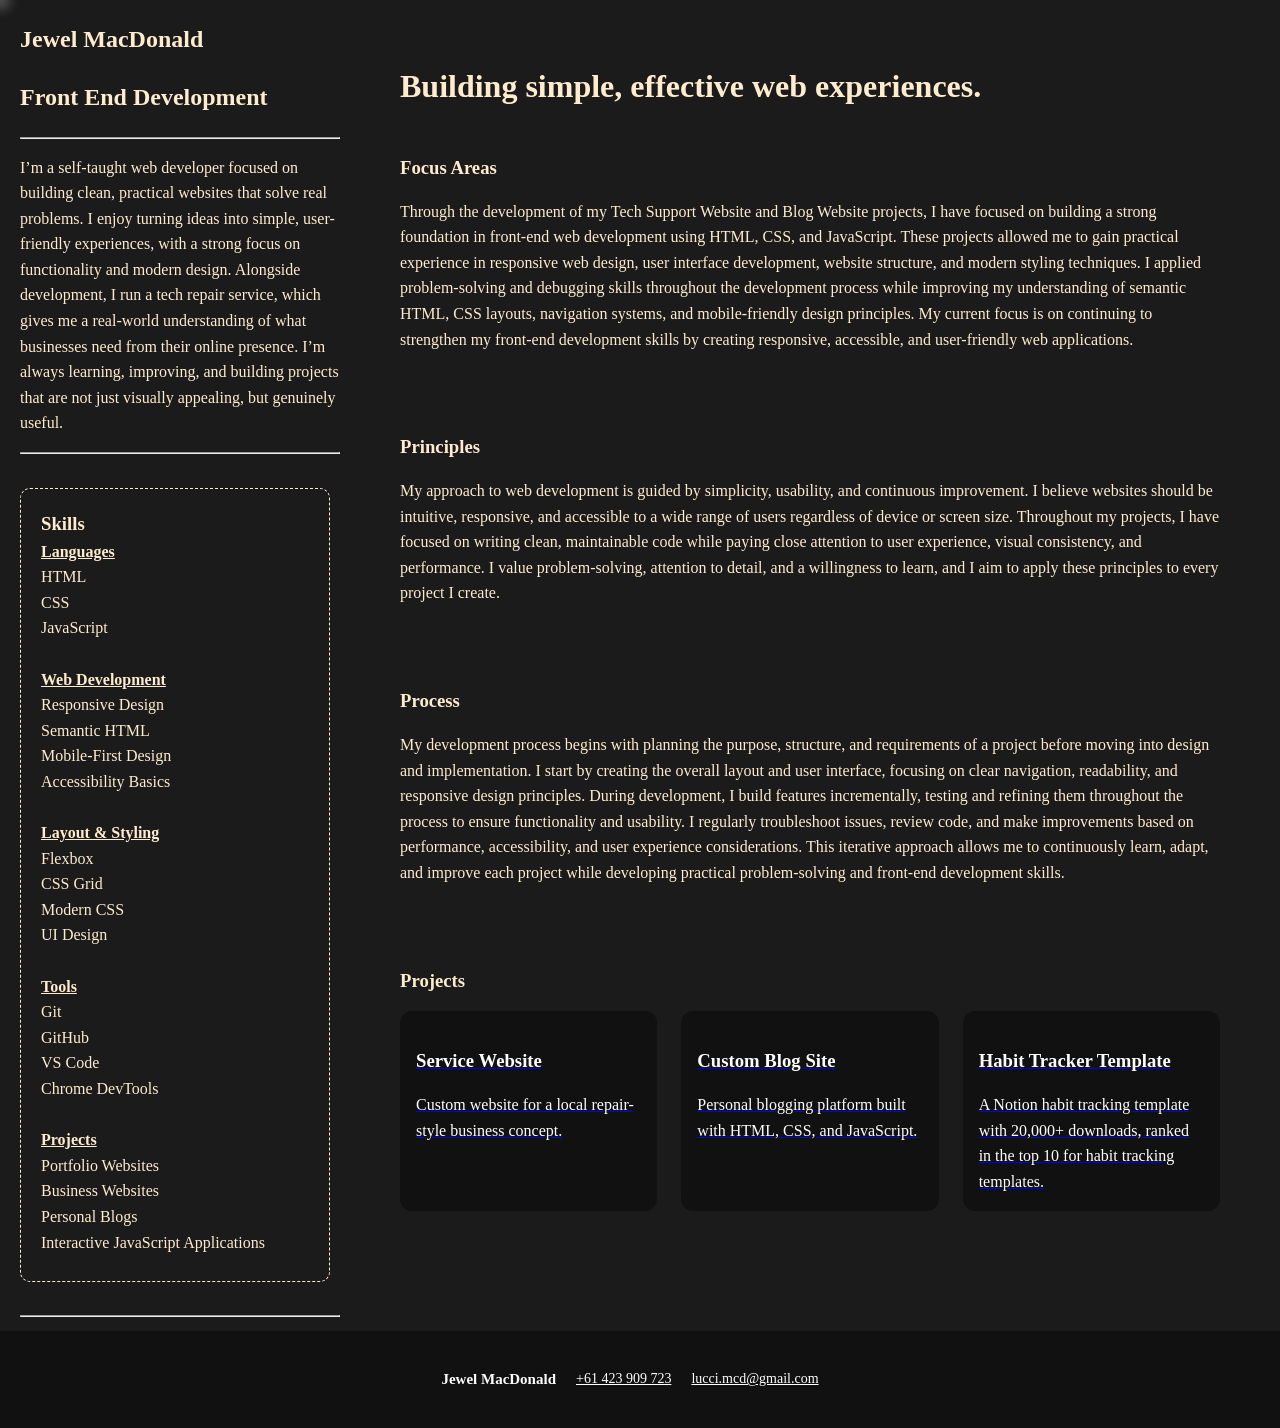
<file: index.html>
<!DOCTYPE html>
<html lang="en">
<head>
    <meta charset="UTF-8">
    <meta name="viewport" content="width=device-width, initial-scale=1.0">
    <title>Welcome Page</title>
    <link rel="stylesheet" href="index.css">
</head>
<body>
    <aside>
        <h2>Jewel MacDonald</h2>
        <h1>Front End Development</h1>
        <hr>
        <p>I’m a self-taught web developer focused on building clean, practical websites that solve real problems. I enjoy turning 
            ideas into simple, user-friendly experiences, with a strong focus on functionality and modern design. Alongside development,
            I run a tech repair service, which gives me a real-world understanding of what businesses need from their online presence. 
            I’m always learning, improving, and building projects that are not just visually appealing, but genuinely useful.</p>
        <hr>
        <br>
        <div class="skills">
        <h3>Skills</h3>
        <h4>Languages</h4>
        <p>
            HTML<br>
            CSS<br>
            JavaScript<br>
        </p><br>

        <h4>Web Development</h4>
        <p>
            Responsive Design<br>
            Semantic HTML<br>
            Mobile-First Design<br>
            Accessibility Basics<br>
        </p><br>

        <h4>Layout & Styling</h4>
        <p>
            Flexbox<br>
            CSS Grid<br>
            Modern CSS<br>
            UI Design<br>
        </p><br>

        <h4>Tools</h4>
        <p>
            Git<br>
            GitHub<br>
            VS Code<br>
            Chrome DevTools<br>
        </p><br>

        <h4>Projects</h4>
        <p>
            Portfolio Websites<br>
            Business Websites<br>
            Personal Blogs<br>
            Interactive JavaScript Applications<br>
        </p><br>
        </div>
        <br>
        <hr>
    </aside>
    <main>
        <div class="heading">
        <h1>Building simple, effective web experiences.</h1>
        </div>
        <div class="paragraphs">
            <h3>Focus Areas</h3>
            <p>
                Through the development of my Tech Support Website and Blog Website
                projects, I have focused on building a strong foundation in front-end
                web development using HTML, CSS, and JavaScript. These projects allowed
                me to gain practical experience in responsive web design, user
                interface development, website structure, and modern styling
                techniques.

                I applied problem-solving and debugging skills throughout the
                development process while improving my understanding of semantic HTML,
                CSS layouts, navigation systems, and mobile-friendly design principles.
                My current focus is on continuing to strengthen my front-end
                development skills by creating responsive, accessible, and
                user-friendly web applications.
            </p>
        </div>
        <div class="paragraphs">
            <h3>Principles</h3>
            <p>
                My approach to web development is guided by simplicity, usability, and
                continuous improvement. I believe websites should be intuitive,
                responsive, and accessible to a wide range of users regardless of
                device or screen size.

                Throughout my projects, I have focused on writing clean, maintainable
                code while paying close attention to user experience, visual
                consistency, and performance. I value problem-solving, attention to
                detail, and a willingness to learn, and I aim to apply these
                principles to every project I create.
            </p>
        </div>
        <div class="paragraphs">
            <h3>Process</h3>
            <p>
                My development process begins with planning the purpose, structure, and
                requirements of a project before moving into design and implementation.
                I start by creating the overall layout and user interface, focusing on
                clear navigation, readability, and responsive design principles.

                During development, I build features incrementally, testing and
                refining them throughout the process to ensure functionality and
                usability. I regularly troubleshoot issues, review code, and make
                improvements based on performance, accessibility, and user experience
                considerations.

                This iterative approach allows me to continuously learn, adapt, and
                improve each project while developing practical problem-solving and
                front-end development skills.
            </p>
        </div>
        <div class="paragraphs">
            <h3>Projects</h3>
            <div class="projects">

                <a class="card" href="projects/repairshopsite/index.html" target="_blank">
                    <div class="card-inner">
                        <div class="card-front">
                            <h3>Service Website</h3>
                            <p>Custom website for a local repair-style business concept.</p>
                        </div>
                    </div>
                </a>

                <a class="card" href="projects/blogsite/index.html" target="_blank">
                    <div class="card-inner">
                        <div class="card-front">
                            <h3>Custom Blog Site</h3>
                            <p>Personal blogging platform built with HTML, CSS, and JavaScript.</p>
                        </div>
                    </div>
                </a>

                <a class="card" href="https://app.notion.com/marketplace/templates/daily-habits-959" target="_blank">
                    <div class="card-inner">
                        <div class="card-front">
                            <h3>Habit Tracker Template</h3>
                            <p>A Notion habit tracking template with 20,000+ downloads, ranked in the top 10 for habit tracking templates.</p>
                        </div>
                    </div>
                </a>

            </div>
        </div>
    </main>
        <footer class="footer">
            <div class="footer-content">
                <p><strong>Jewel MacDonald</strong></p>
                <a href="tel:+61423909723">+61 423 909 723</a>
                <p>
                    <a href="mailto:lucci.mcd@gmail.com">
                        lucci.mcd@gmail.com</p>
                        </a>
            </div>
        </footer>
    <div class="cursor-glow"></div>
        <script>
        const glow = document.querySelector(".cursor-glow");

        window.addEventListener("mousemove", (e) => {
            glow.style.transform = `translate(${e.clientX}px, ${e.clientY}px)`;
        });
    </script>
</body>
</html>
</file>
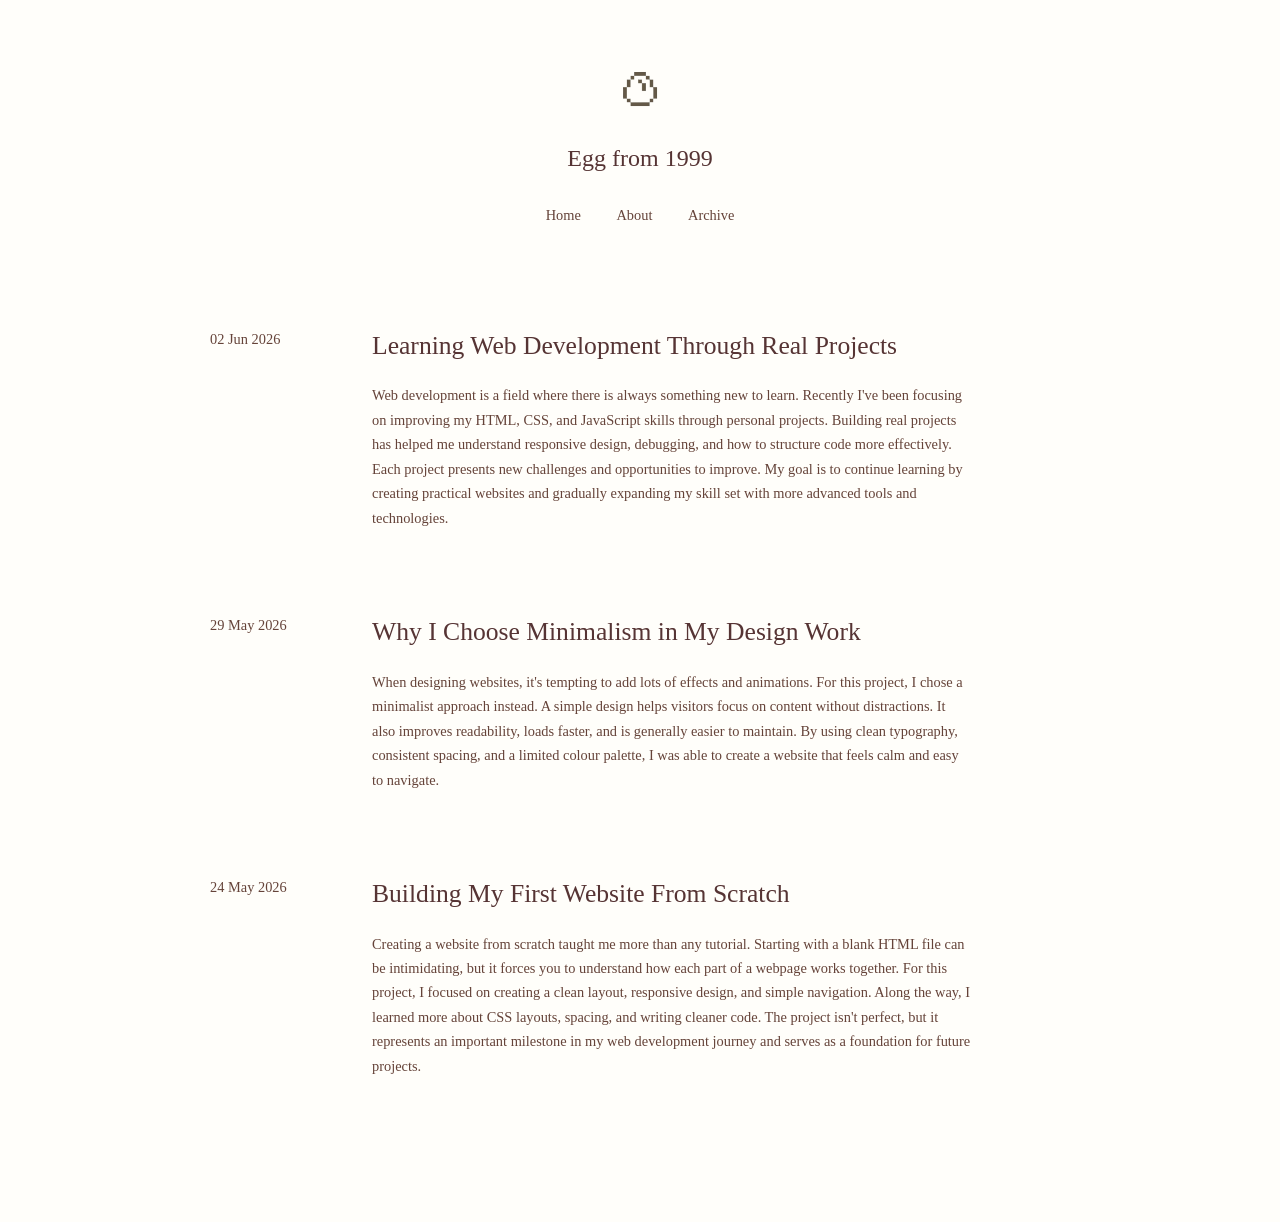
<file: projects/blogsite/index.html>
<!DOCTYPE html>
<html lang="en">
<head>
    <meta charset="UTF-8">
    <meta name="viewport" content="width=device-width, initial-scale=1.0">
    <title>Egg from 1999</title>
    <link rel="stylesheet" href="style.css">
</head>
<body>

    <div class="container">

        <header>
            <div class="logo">
                <img src="assets/logo.png" width="50px" height="50px" align-items="center">
            </div>
            <h1>Egg from 1999</h1>

            <nav>
                <a href="index.html">Home</a>
                <a href="about.html">About</a>
                <a href="archive.html">Archive</a>
            </nav>
        </header>

        <main>
            <article>
            <a href="posts/post3.html" class="post">
                <div class="post-date">
                    02 Jun 2026
                </div>

                <div class="post-content">
                    <h2>Learning Web Development Through Real Projects</h2>

                    <p>Web development is a field where there is always something new to learn. Recently I've been focusing on improving my HTML, CSS, and JavaScript skills through personal projects. Building real projects has helped me understand responsive design, debugging, and how to structure code more effectively. Each project presents new challenges and opportunities to improve. My goal is to continue learning by creating practical websites and gradually expanding my skill set with more advanced tools and technologies.</p>
                </div>
            </a>
            </article>

            <article>
            <a href="posts/post2.html" class="post">
                <div class="post-date">
                    29 May 2026
                </div>

                <div class="post-content">
                    <h2>Why I Choose Minimalism in My Design Work</h2>

                    <p>When designing websites, it's tempting to add lots of effects and animations. For this project, I chose a minimalist approach instead. A simple design helps visitors focus on content without distractions. It also improves readability, loads faster, and is generally easier to maintain. By using clean typography, consistent spacing, and a limited colour palette, I was able to create a website that feels calm and easy to navigate.</p>
                </div>
            </a>
            </article>

            <article>
            <a href="posts/post1.html" class="post">
                <div class="post-date">
                    24 May 2026
                </div>

                <div class="post-content">
                    <h2>Building My First Website From Scratch</h2>

                    <p>Creating a website from scratch taught me more than any tutorial. Starting with a blank HTML file can be intimidating, but it forces you to understand how each part of a webpage works together. For this project, I focused on creating a clean layout, responsive design, and simple navigation. Along the way, I learned more about CSS layouts, spacing, and writing cleaner code. The project isn't perfect, but it represents an important milestone in my web development journey and serves as a foundation for future projects.</p>
                </div>
            </a>
            </article>

        </main>

    </div>

</body>
</html>
</file>
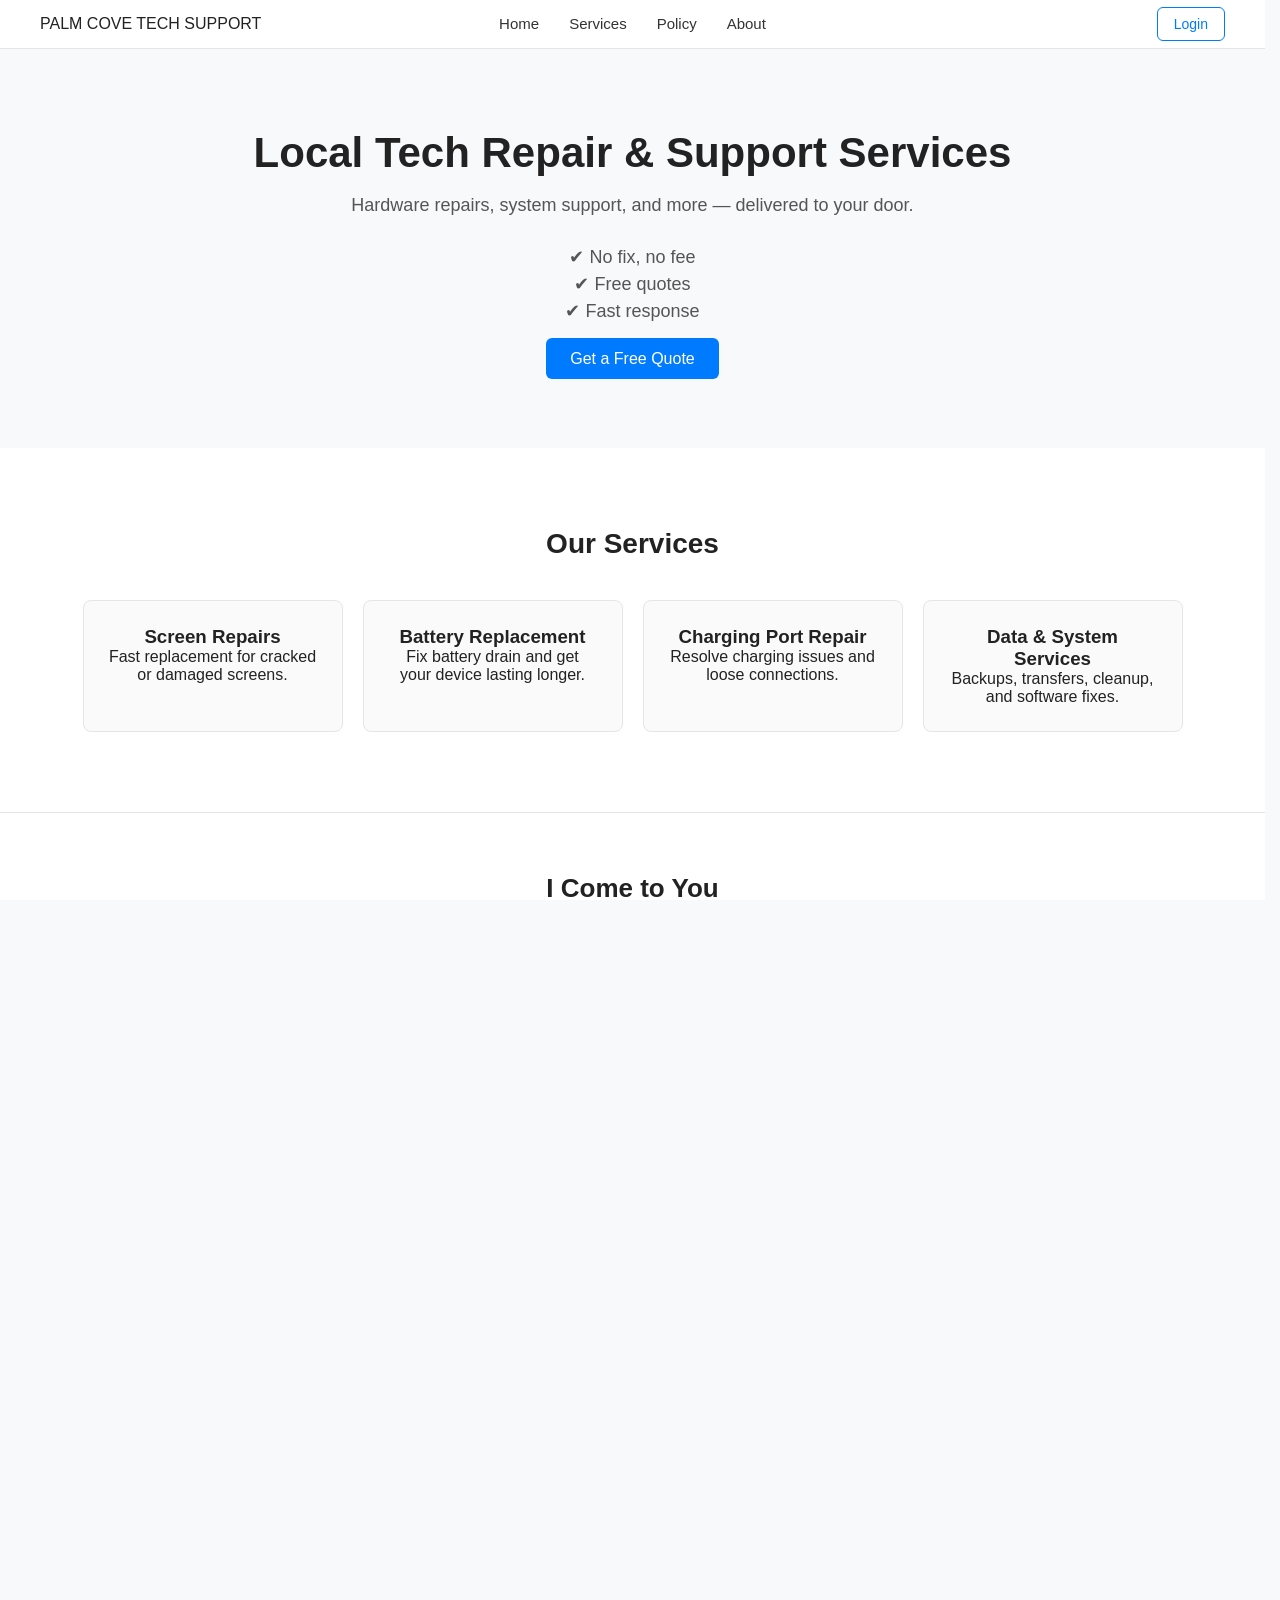
<file: projects/repairshopsite/index.html>
<!DOCTYPE html>
<html lang="en">
<head>
    <meta charset="UTF-8">
    <meta name="viewport" content="width=device-width, initial-scale=1.0">
    <title>Palm Cove Tech Support</title>
    <link rel="stylesheet" href="style.css">
    <link rel="icon" type="image/png" href="assets/palmtrees.png">
</head>

<script>
document.addEventListener("DOMContentLoaded", () => {
    const hamburger = document.querySelector(".hamburger");
    const navLinks = document.querySelector(".nav-links");
    const links = document.querySelectorAll(".nav-links a");

    hamburger.addEventListener("click", () => {
        navLinks.classList.toggle("active");
    });

    links.forEach(link => {
        link.addEventListener("click", () => {
            navLinks.classList.remove("active");
        });
    });
});
</script>

<body>
    <header class="navbar">
        <!-- Logo Section -->
        <div class="logo">
            PALM COVE TECH SUPPORT
        </div>

        <!-- Navigation Links -->
        <nav>
            <ul class="nav-links">
            <li><a href="#home">Home</a></li>
            <li><a href="#services">Services</a></li>
            <li><a href="policy.html">Policy</a></li>
            <li><a href="about.html">About</a></li>
            </ul>
        </nav>

        <div class="hamburger">
            <span></span>
            <span></span>
            <span></span>
        </div>

        <!-- Login Section -->
        <div class="auth-buttons">
            <a href="login.html" class="login-btn">Login</a>
        </div>
     </header>

    <main>
      <section class="hero">
        <div class="hero-content">
            <h1>Local Tech Repair & Support Services</h1>
            <p class="hero-subtext">
                Hardware repairs, system support, and more — delivered to your door.
            </p>
            <p class="hero-subtext" id="subtext">
                ✔ No fix, no fee<br>
                ✔ Free quotes<br>
                ✔ Fast response<br>
            </p>
            <a href="#quote" class="cta-btn">Get a Free Quote</a>
        </div>
    </section> 
    
    <section class="services" id="services">
        <h2>Our Services</h2>

        <div class="services-grid">
            <div class="service-card">
                <h3>Screen Repairs</h3>
                <p>Fast replacement for cracked or damaged screens.</p>
            </div>

            <div class="service-card">
                <h3>Battery Replacement</h3>
                <p>Fix battery drain and get your device lasting longer.</p>
            </div>

            <div class="service-card">
                <h3>Charging Port Repair</h3>
                <p>Resolve charging issues and loose connections.</p>
            </div>

            <div class="service-card">
                <h3>Data & System Services</h3>
                <p>Backups, transfers, cleanup, and software fixes.</p>
            </div>
        </div>
    </section>

    <section class="door-service">
        <h2>I Come to You</h2>
        <p>
            I offer a fully mobile service and come directly to you for repairs. <br>
            There is no physical shop location.
        </p>
        <p>
            Book a time and I’ll come to your home or location for fast, convenient service.
        </p>
    </section>

    <section class="quote" id="quote">

        <div class="quote-container">

            <h2>Get a Free Quote</h2>
            <p>Tell us what’s wrong and we’ll get back to you with a price and turnaround time.
                <br><br>
            </p>
            <h6>
                (Please read our 
                <a href="policy.html">Service Policy</a>
                before getting in contact)
            </h6>


            <form action="https://api.web3forms.com/submit" method="POST">

                <input type="hidden" name="access_key" value="c7519403-a223-46b6-b80e-9b8400c28f26">

                <input type="text" name="name" placeholder="Your Name" required>

                <input type="text" name="contact" placeholder="Your contact (so we can reply) eg. phone number or email" required>

                <input type="text" name="device" placeholder="Device (e.g iPhone 12)" required>

                <select name="issue" required>
                    <option value="">What’s the issue?</option>
                    <option value="Screen Damage">Screen Damage</option>
                    <option value="Battery Issue">Battery Issue</option>
                    <option value="Charging Problem">Charging Problem</option>
                    <option value="Software Issue">Software Issue</option>
                    <option value="Other">Other</option>
                </select>

                <textarea name="message" placeholder="Describe the problem..." required></textarea>

                <button type="submit">Send Request</button>

            </form>
        </div>
    </section>

    <section class="contact" id="contact">
    <h2>Get in Touch</h2>
    <p>Choose the easiest way to reach us for a quote or support.</p>

    <div class="contact-buttons">

        <!-- Email -->
        <a href="mailto:palmcovetechsupport@gmail.com" class="contact-btn email">
        Send Email
        </a>

       <!-- SMS -->
        <a href="sms:+61423909723" class="contact-btn sms">
            Text for a Quote
        </a>

        </div>
    </section>
    </main>

    <footer class="footer">
        <p>Palm Cove Tech Support</p>
        <p>📞 +61 423 909 723 | ✉️ palmcovetechsupport@gmail.com</p>
        <p>At your door service</p>
        <p>© 2026 All rights reserved</p>
    </footer>
</body>
</html>
</file>
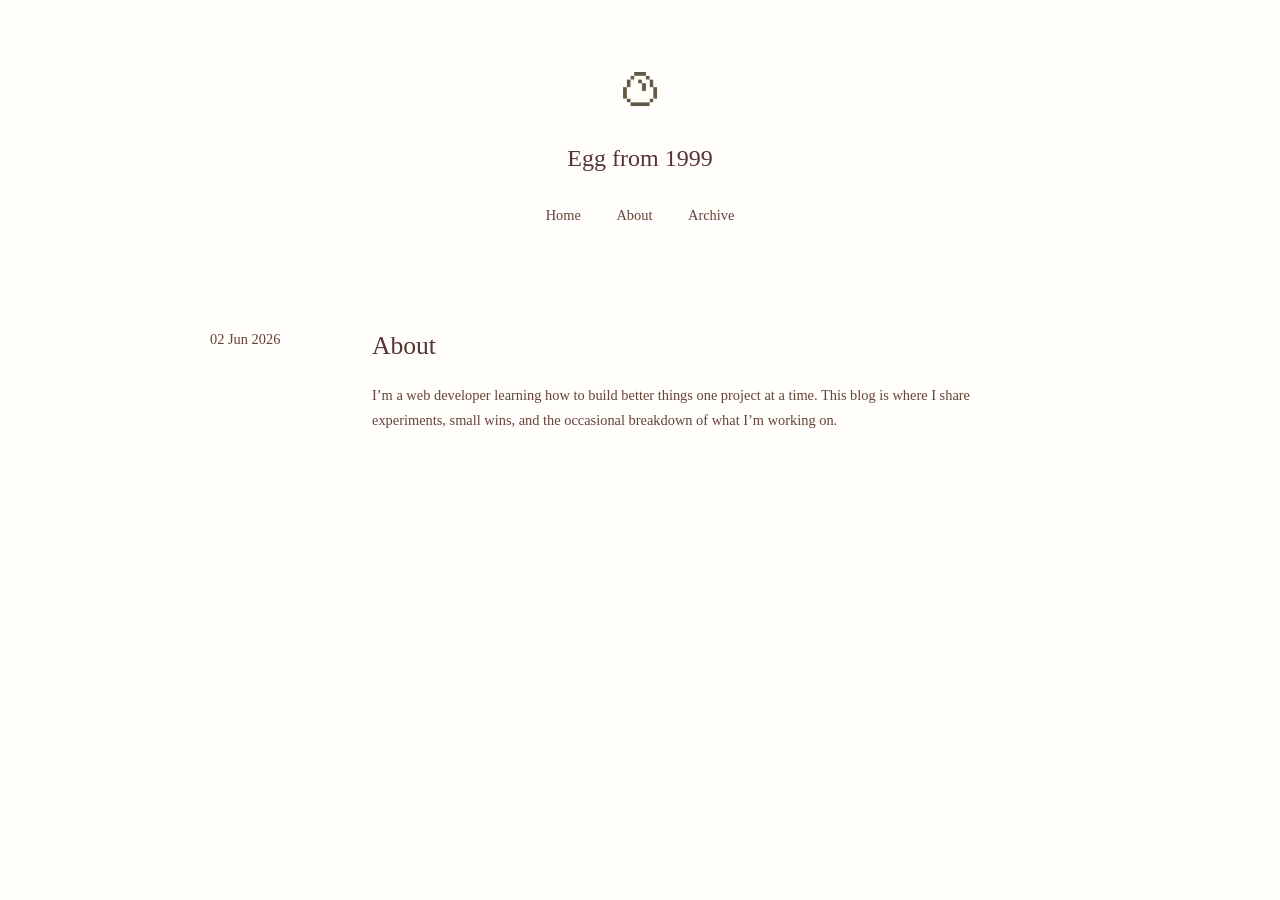
<file: projects/blogsite/about.html>
<!DOCTYPE html>
<html lang="en">
<head>
    <meta charset="UTF-8">
    <meta name="viewport" content="width=device-width, initial-scale=1.0">
    <title>Post 1</title>
    <link rel="stylesheet" href="style.css">
</head>
<body>
    <header>
        <div class="logo">
            <img src="assets/logo.png" width="50px" height="50px" align-items="center">
        </div>
        <h1>Egg from 1999</h1>

        <nav>
            <a href="index.html">Home</a>
            <a href="about.html">About</a>
            <a href="#">Archive</a>
        </nav>
    </header>

    <main>
        <article>
            <div class="post-date">
                02 Jun 2026
            </div>

            <div class="post-content">
                <h2>About</h2>

                <p>
                 I’m a web developer learning how to build better things one project at a time. This blog is where I share experiments, small wins, and the occasional breakdown of what I’m working on.
                </p>
            </div>
        </article>
    </main>
</body>
</html>
</file>
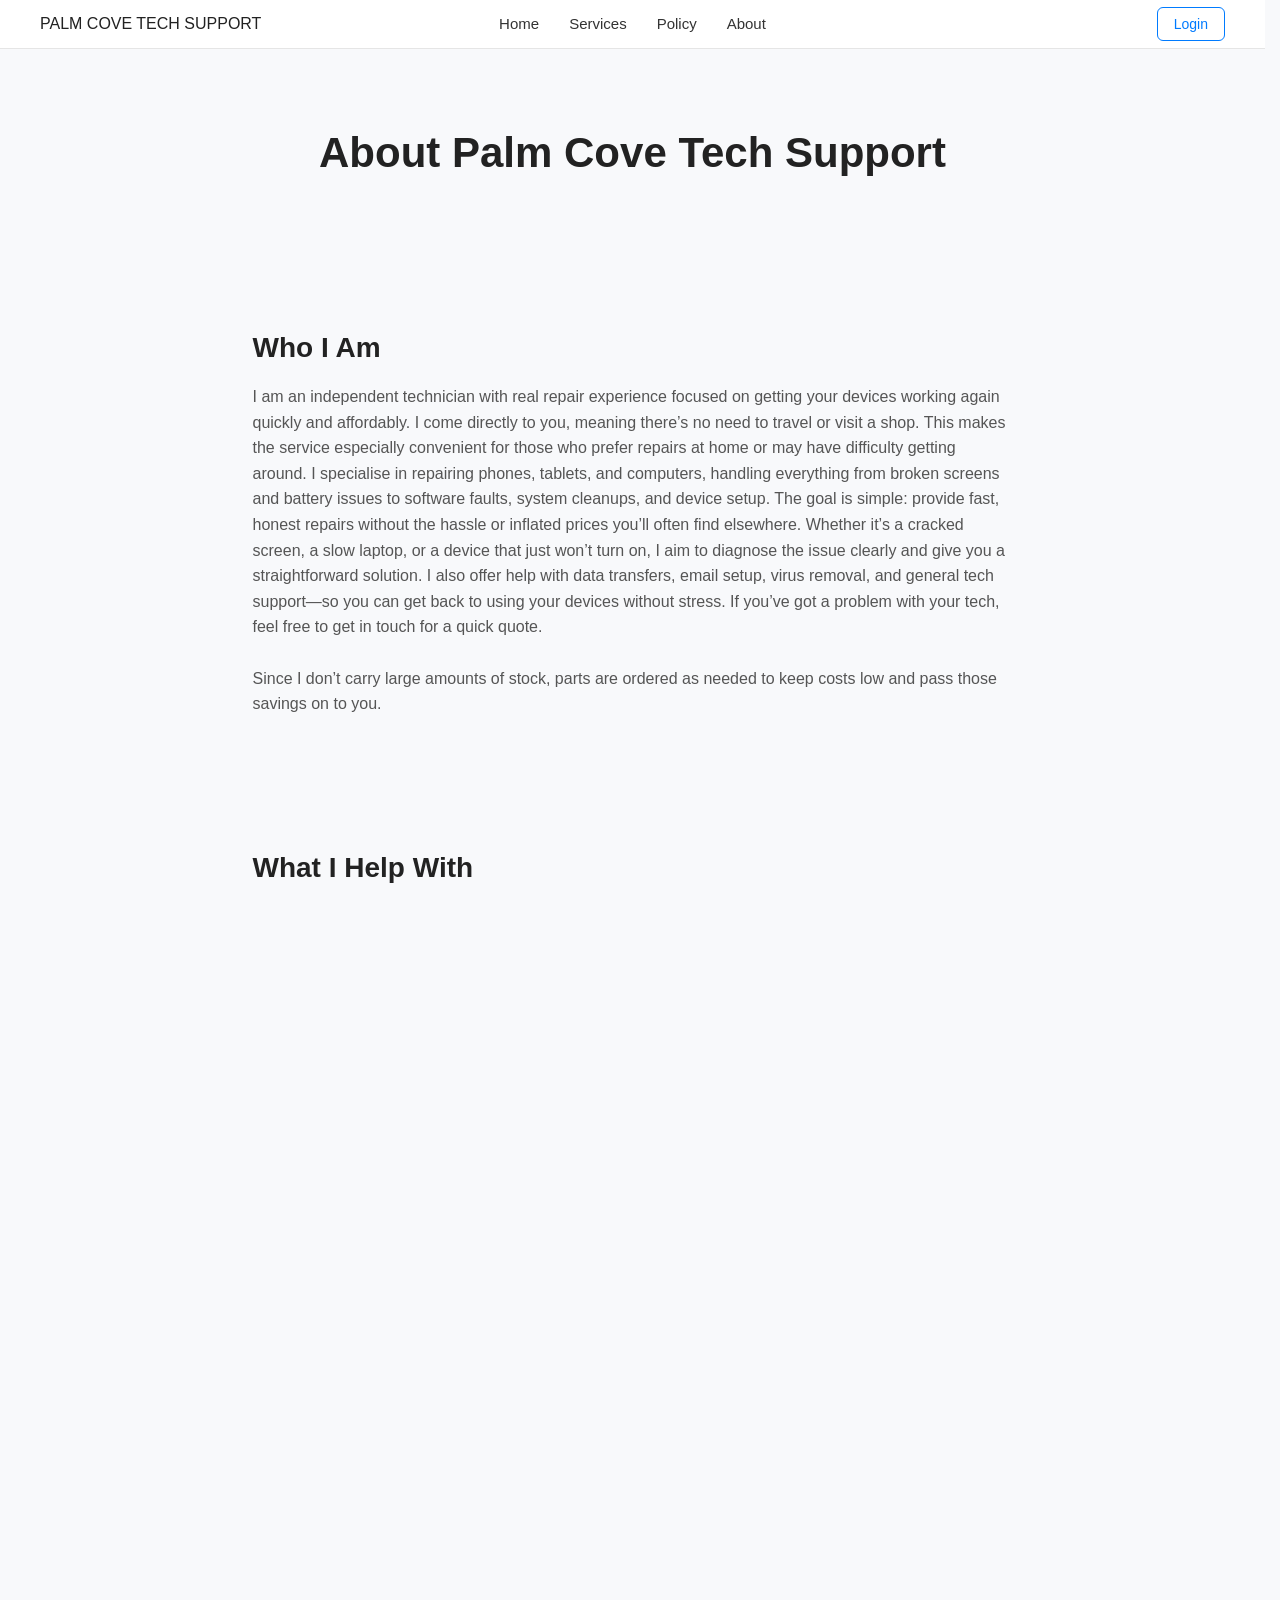
<file: projects/repairshopsite/about.html>
<!DOCTYPE html>
<html lang="en">
<head>
    <meta charset="UTF-8">
    <meta name="viewport" content="width=device-width, initial-scale=1.0">
    <title>About</title>
    <link rel="stylesheet" href="style.css">
</head>

<script>
document.addEventListener("DOMContentLoaded", () => {
    const hamburger = document.querySelector(".hamburger");
    const navLinks = document.querySelector(".nav-links");
    const links = document.querySelectorAll(".nav-links a");

    hamburger.addEventListener("click", () => {
        navLinks.classList.toggle("active");
    });

    links.forEach(link => {
        link.addEventListener("click", () => {
            navLinks.classList.remove("active");
        });
    });
});
</script>


<body>
    <header class="navbar">
        <div class="logo">
            PALM COVE TECH SUPPORT
        </div>

        <nav>
            <ul class="nav-links">
                <li><a href="index.html">Home</a></li>
                <li><a href="index.html#services">Services</a></li>
                <li><a href="policy.html">Policy</a></li>
                <li><a href="about.html">About</a></li>
            </ul>
        </nav>

        <div class="hamburger">
            <span></span>
            <span></span>
            <span></span>
        </div>

        <div class="auth-buttons">
            <a href="login.html" class="login-btn">Login</a>
        </div>
    </header>

     <main>

        <section class="about-hero">
            <h1>About Palm Cove Tech Support</h1>
        </section>

        <section class="about-content">
            <h2>Who I Am</h2>
            <p>
               I am an independent technician with real repair experience focused on getting your devices working again quickly and affordably.

I come directly to you, meaning there’s no need to travel or visit a shop. This makes the service especially convenient for those who prefer repairs at home or may have difficulty getting around.

I specialise in repairing phones, tablets, and computers, handling everything from broken screens and battery issues to software faults, system cleanups, and device setup.

The goal is simple: provide fast, honest repairs without the hassle or inflated prices you’ll often find elsewhere.

Whether it’s a cracked screen, a slow laptop, or a device that just won’t turn on, I aim to diagnose the issue clearly and give you a straightforward solution.

I also offer help with data transfers, email setup, virus removal, and general tech support—so you can get back to using your devices without stress.

If you’ve got a problem with your tech, feel free to get in touch for a quick quote.

                <br><br>

                Since I don’t carry large amounts of stock, parts are ordered as needed to keep costs low and pass those savings on to you.
            </p>
        </section>

        <section class="about-services" id="services">
            <h2>What I Help With</h2>
            <ul>
                <li>Screen & battery repairs</li>
                <li>Charging port issues</li>
                <li>Virus removal & system cleanup</li>
                <li>Data transfer & back up</li>
                <li>Device setup & email configuration</li>
                <li>General tech troubleshooting</li>
            </ul>
        </section>

        <section class="about-cta">
            <h2>Need support?</h2>
            <p>Get in contact now.</p>
            <br>

            <a href="index.html#quote" class="cta-btn">Get a Free Quote</a>
        </section>

    </main>

    <footer class="footer">
        <p>Palm Cove Tech Support</p>
        <p>📞 +61 423 909 723 | ✉️ palmcovetechsupport@gmail.com</p>
        <p>At your door service</p>
        <p>© 2026 All rights reserved</p>
    </footer>

</body>
</html>
</file>
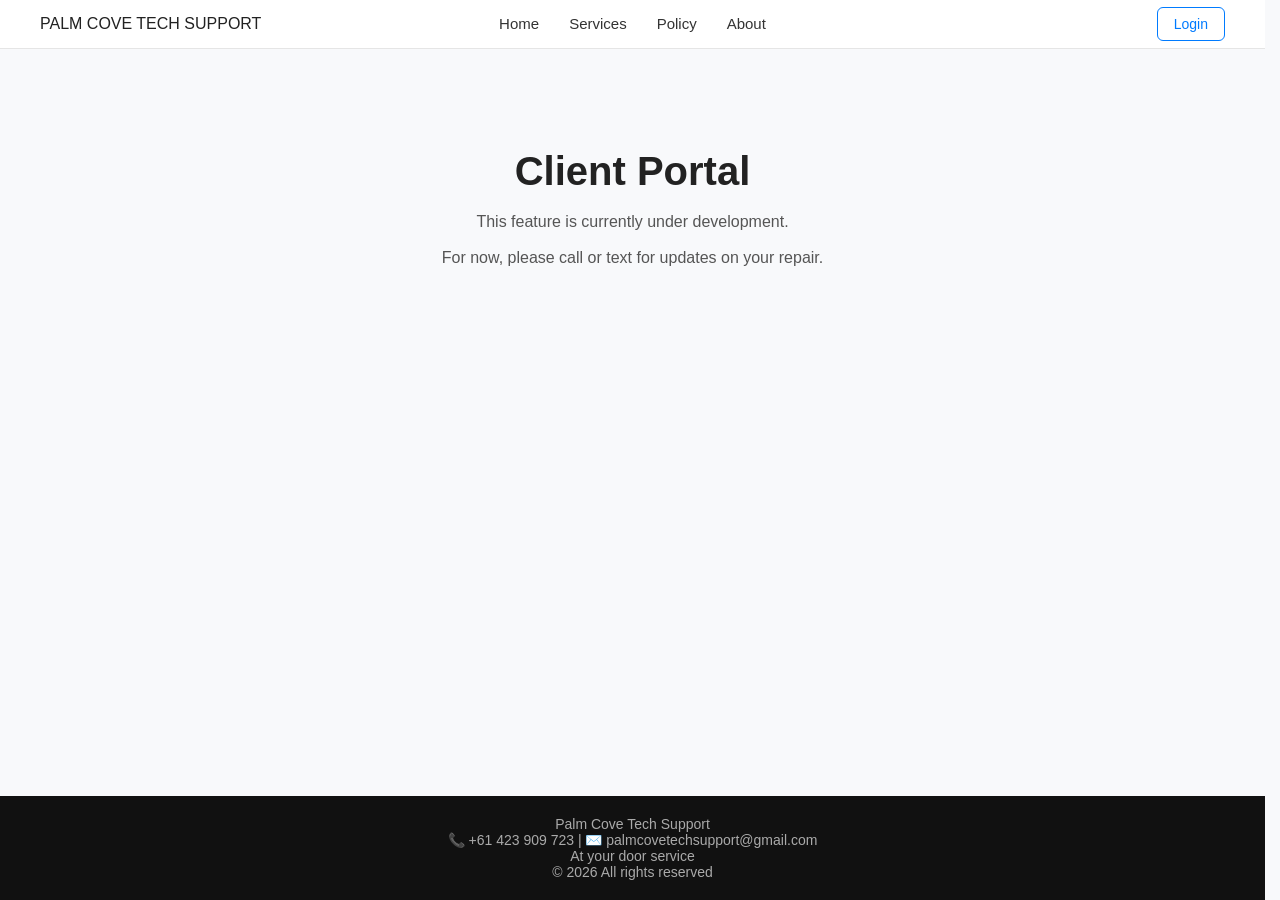
<file: projects/repairshopsite/login.html>
<!DOCTYPE html>
<html lang="en">
<head>
    <meta charset="UTF-8">
    <meta name="viewport" content="width=device-width, initial-scale=1.0">
    <title>Login account</title>
    <link rel="stylesheet" href="style.css">
</head>

<script>
document.addEventListener("DOMContentLoaded", () => {
    const hamburger = document.querySelector(".hamburger");
    const navLinks = document.querySelector(".nav-links");

    hamburger.addEventListener("click", () => {
        navLinks.classList.toggle("active");
    });

    // close on link click
    document.querySelectorAll(".nav-links a").forEach(link => {
        link.addEventListener("click", () => {
            navLinks.classList.remove("active");
        });
    });
});
</script>

<body>
    <header class="navbar">
        <!-- Logo Section -->
        <div class="logo">
            PALM COVE TECH SUPPORT
        </div>

        <!-- Navigation Links -->
        <nav>
            <ul class="nav-links">
            <li><a href="index.html">Home</a></li>
            <li><a href="#services">Services</a></li>
            <li><a href="policy.html">Policy</a></li>
            <li><a href="about.html">About</a></li>
            </ul>
        </nav>

        <!-- Login Section -->
        <div class="auth-buttons">
            <a href="login.html" class="login-btn">Login</a>
        </div>

        <div class="hamburger" id="hamburger">
            <span></span>
            <span></span>
            <span></span>
        </div>
     </header>

    <main class="login-page">
    <h1>Client Portal</h1>
    <p>This feature is currently under development.</p>
    <p>For now, please call or text for updates on your repair.</p>
    </section>
    </main>

    <footer class="footer">
        <p>Palm Cove Tech Support</p>
        <p>📞 +61 423 909 723 | ✉️ palmcovetechsupport@gmail.com</p>
        <p>At your door service</p>
        <p>© 2026 All rights reserved</p>
    </footer>
</body>
</html>
</file>
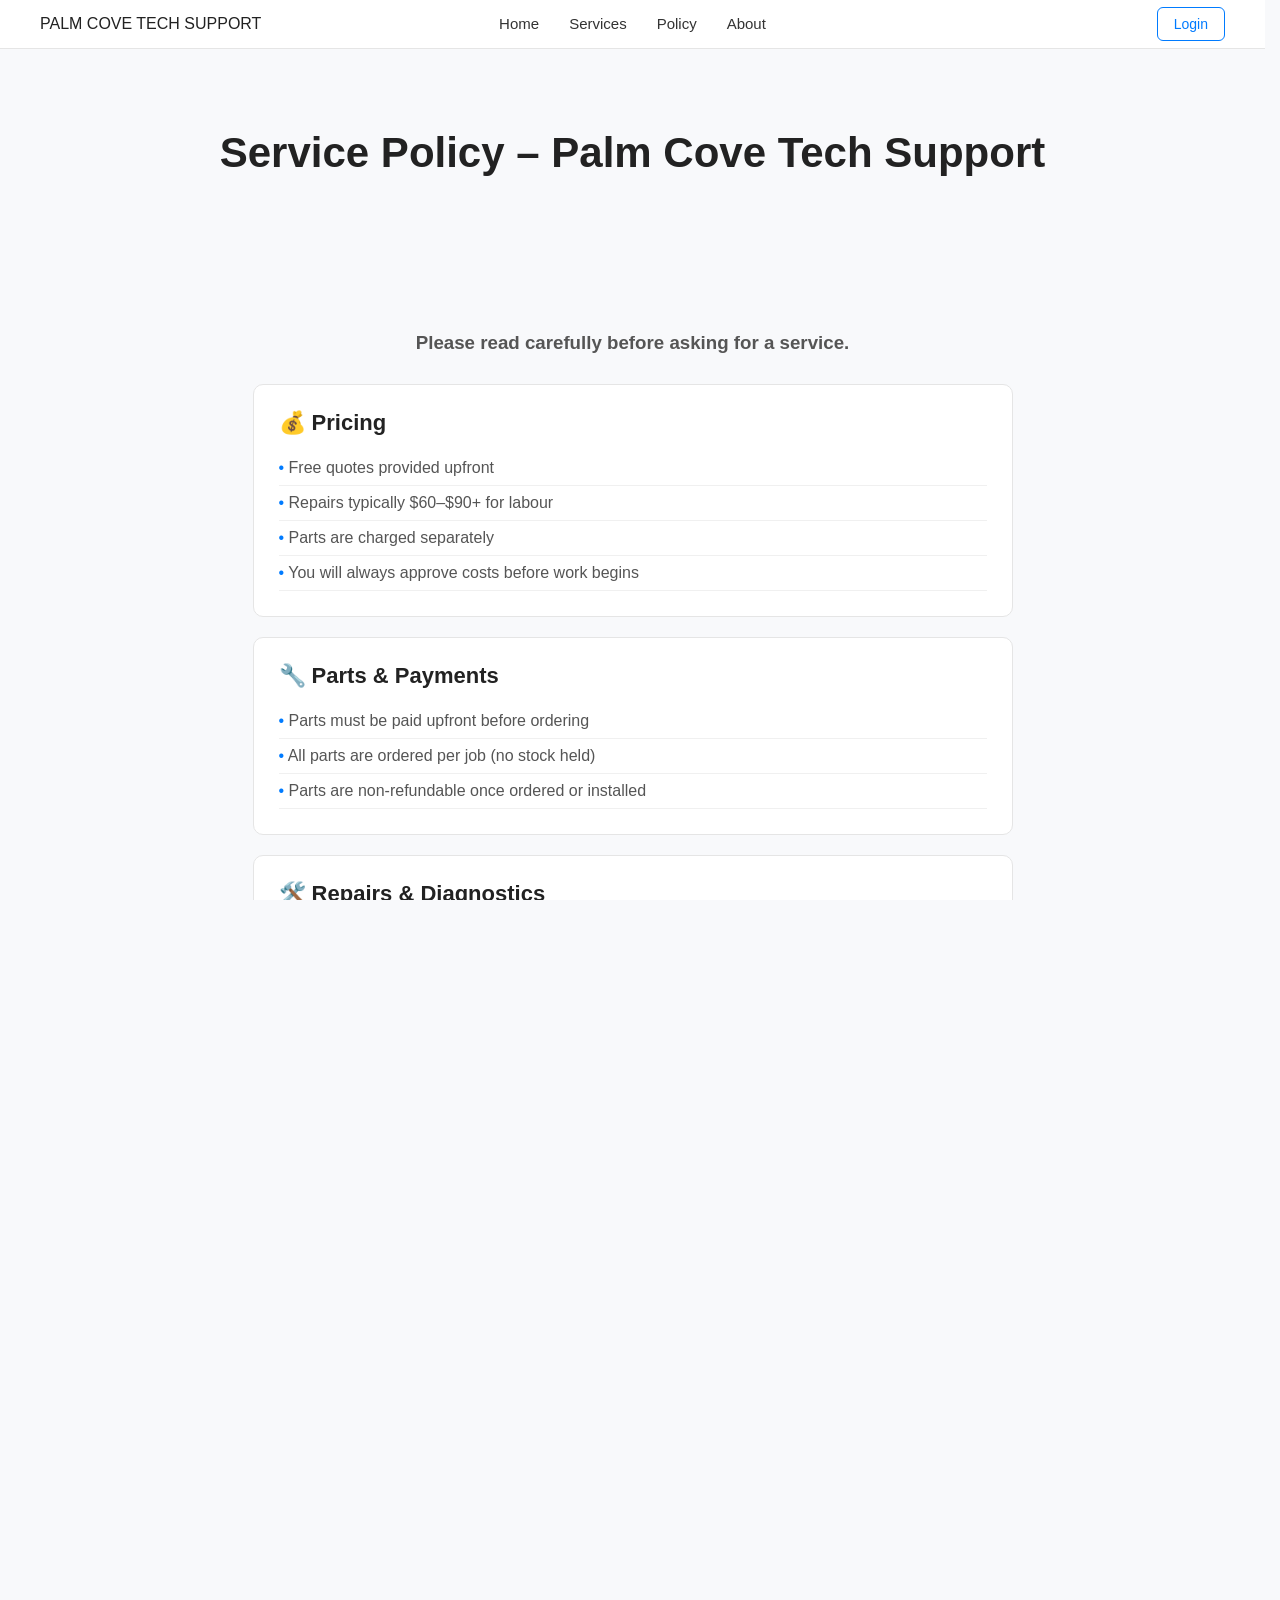
<file: projects/repairshopsite/policy.html>
<!DOCTYPE html>
<html lang="en">
<head>
    <meta charset="UTF-8">
    <meta name="viewport" content="width=device-width, initial-scale=1.0">
    <title>About</title>
    <link rel="stylesheet" href="style.css">
</head>

<script>
document.addEventListener("DOMContentLoaded", () => {
    const hamburger = document.querySelector(".hamburger");
    const navLinks = document.querySelector(".nav-links");

    hamburger.addEventListener("click", () => {
        navLinks.classList.toggle("active");
    });

    // close on link click
    document.querySelectorAll(".nav-links a").forEach(link => {
        link.addEventListener("click", () => {
            navLinks.classList.remove("active");
        });
    });
});
</script>

<body>
     <header class="navbar">
        <!-- Logo Section -->
        <div class="logo">
            PALM COVE TECH SUPPORT
        </div>

        <!-- Navigation Links -->
        <nav>
            <ul class="nav-links">
            <li><a href="index.html">Home</a></li>
            <li><a href="#services">Services</a></li>
            <li><a href="policy.html">Policy</a></li>
            <li><a href="about.html">About</a></li>
            </ul>
        </nav>

        <!-- Login Section -->
        <div class="auth-buttons">
            <a href="login.html" class="login-btn">Login</a>
        </div>

        <div class="hamburger" id="hamburger">
            <span></span>
            <span></span>
            <span></span>
        </div>
     </header>

     <main>
        
        <section class="about-hero">
            <h1>Service Policy – Palm Cove Tech Support</h1>
        </section>


        <section class="policy-container">

             <h3>Please read carefully before asking for a service.</h3>

            <div class="policy-section">
                <h2>💰 Pricing</h2>
                <ul>
                    <li>Free quotes provided upfront</li>
                    <li>Repairs typically $60–$90+ for labour</li>
                    <li>Parts are charged separately</li>
                    <li>You will always approve costs before work begins</li>
                </ul>
            </div>

            <div class="policy-section">
                <h2>🔧 Parts & Payments</h2>
                <ul>
                    <li>Parts must be paid upfront before ordering</li>
                    <li>All parts are ordered per job (no stock held)</li>
                    <li>Parts are non-refundable once ordered or installed</li>
                </ul>
            </div>

            <div class="policy-section">
                <h2>🛠️ Repairs & Diagnostics</h2>
                <ul>
                    <li>Most issues can be quoted without a fee</li>
                    <li>Complex diagnostics may incur a fee if no repair is completed</li>
                    <li>No fix, no fee applies to labour only (parts not included)</li>
                </ul>
            </div>

            <div class="policy-section">
                <h2>⚠️ Repair Risks</h2>
                <ul>
                    <li>Some repairs require screen removal</li>
                    <li>Screens may break during repair</li>
                    <li>Screen replacement costs are not covered</li>
                </ul>
            </div>

            <div class="policy-section">
                <h2>🔒 Warranty & Data</h2>
                <ul>
                    <li>Warranty depends on parts and supplier</li>
                    <li>No warranty on water-damaged devices</li>
                    <li>Data loss is possible — please back up your device</li>
                </ul>
            </div>

            <div class="policy-section">
                <h2>🔐 Privacy & In-Home Service</h2>
                <ul>
                    <li>Customer privacy is taken seriously — your personal information will never be shared, sold, or used for any other purpose</li>
                    <li>Any passwords or account access provided are used only for the requested service and are not stored or recorded</li>
                    <li>You are encouraged to change passwords after your service for added security</li>
                    <li>All work is carried out respectfully and professionally when visiting your home</li>
                    <li>No personal data, photos, or files will ever be accessed unless required for the service</li>
                </ul>
            </div>

        </section>
        <section class="about-services" id="services">
            <h2>What I Help With</h2>
            <ul>
                <li>Screen & battery repairs</li>
                <li>Charging port issues</li>
                <li>Virus removal & system cleanup</li>
                <li>Data transfer & back up</li>
                <li>Device setup & email configuration</li>
                <li>General tech troubleshooting</li>
            </ul>
        </section>

        <section class="about-cta">
            <h2>Need support?</h2>
            
            <p>Get in touch now.</p>
            <br>

            <a href="index.html#quote" class="cta-btn">Get a Free Quote</a>

        </section>

    </main>

    <footer class="footer">
        <p>Palm Cove Tech Support</p>
        <p>📞 +61 423 909 723 | ✉️ palmcovetechsupport@gmail.com</p>
        <p>At your door service</p>
        <p>© 2026 All rights reserved</p>
    </footer>

</body>
</html>
</file>
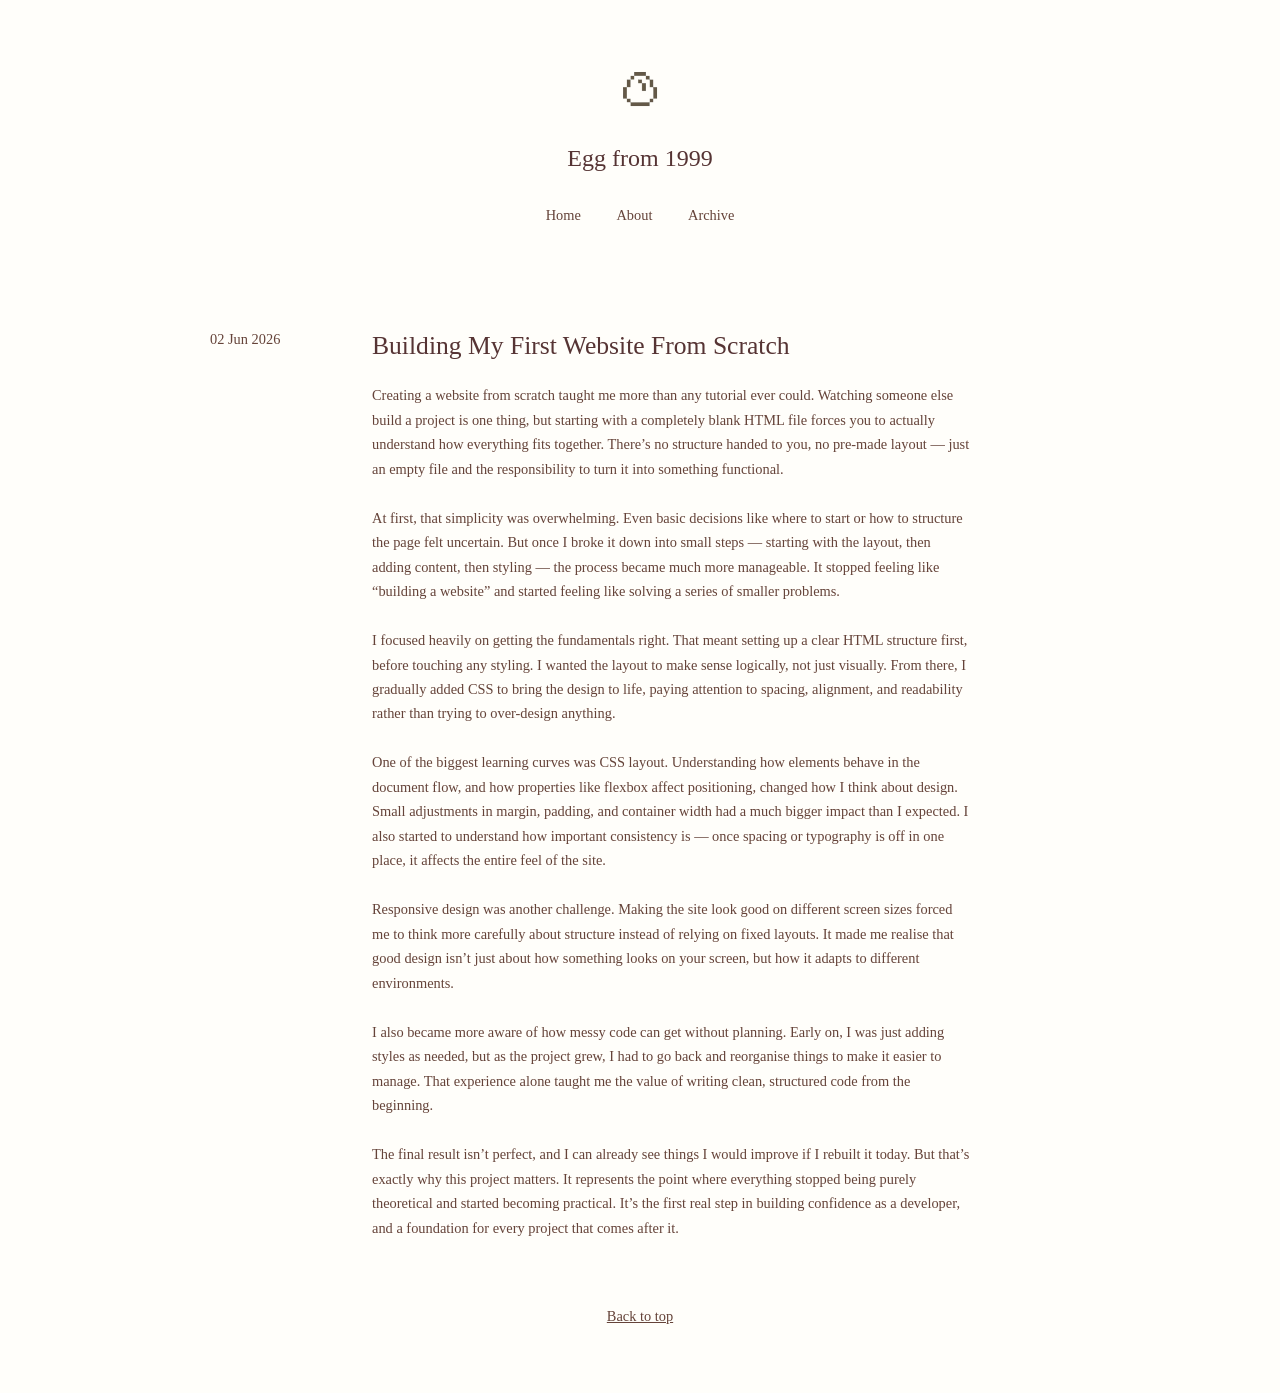
<file: projects/blogsite/posts/post1.html>
<!DOCTYPE html>
<html lang="en">
<head>
    <meta charset="UTF-8">
    <meta name="viewport" content="width=device-width, initial-scale=1.0">
    <title>Post 1</title>
    <link rel="stylesheet" href="../style.css">
</head>
<body>
    <header>
        <div class="logo">
            <img src="../assets/logo.png" width="50px" height="50px" align-items="center">
        </div>
        <h1>Egg from 1999</h1>

        <nav>
            <a href="../index.html">Home</a>
            <a href="../about.html">About</a>
            <a href="#">Archive</a>
        </nav>
    </header>

    <main>
        <article>
            <div class="post-date">
                02 Jun 2026
            </div>

            <div class="post-content">
                <h2>Building My First Website From Scratch</h2>

                <p>
                    Creating a website from scratch taught me more than any tutorial ever could. Watching someone else build a project is one thing, but starting with a completely blank HTML file forces you to actually understand how everything fits together. There’s no structure handed to you, no pre-made layout — just an empty file and the responsibility to turn it into something functional.
                    <br><br>

                    At first, that simplicity was overwhelming. Even basic decisions like where to start or how to structure the page felt uncertain. But once I broke it down into small steps — starting with the layout, then adding content, then styling — the process became much more manageable. It stopped feeling like “building a website” and started feeling like solving a series of smaller problems.
                    <br><br>

                    I focused heavily on getting the fundamentals right. That meant setting up a clear HTML structure first, before touching any styling. I wanted the layout to make sense logically, not just visually. From there, I gradually added CSS to bring the design to life, paying attention to spacing, alignment, and readability rather than trying to over-design anything.
                    <br><br>

                    One of the biggest learning curves was CSS layout. Understanding how elements behave in the document flow, and how properties like flexbox affect positioning, changed how I think about design. Small adjustments in margin, padding, and container width had a much bigger impact than I expected. I also started to understand how important consistency is — once spacing or typography is off in one place, it affects the entire feel of the site.
                    <br><br>

                    Responsive design was another challenge. Making the site look good on different screen sizes forced me to think more carefully about structure instead of relying on fixed layouts. It made me realise that good design isn’t just about how something looks on your screen, but how it adapts to different environments.
                    <br><br>

                    I also became more aware of how messy code can get without planning. Early on, I was just adding styles as needed, but as the project grew, I had to go back and reorganise things to make it easier to manage. That experience alone taught me the value of writing clean, structured code from the beginning.
                    <br><br>

                    The final result isn’t perfect, and I can already see things I would improve if I rebuilt it today. But that’s exactly why this project matters. It represents the point where everything stopped being purely theoretical and started becoming practical. It’s the first real step in building confidence as a developer, and a foundation for every project that comes after it.
                </p>
            </div>
        </article>
        <footer>
            <a href="#top">Back to top</a>
        </footer>
    </main>
</body>
</html>
</file>
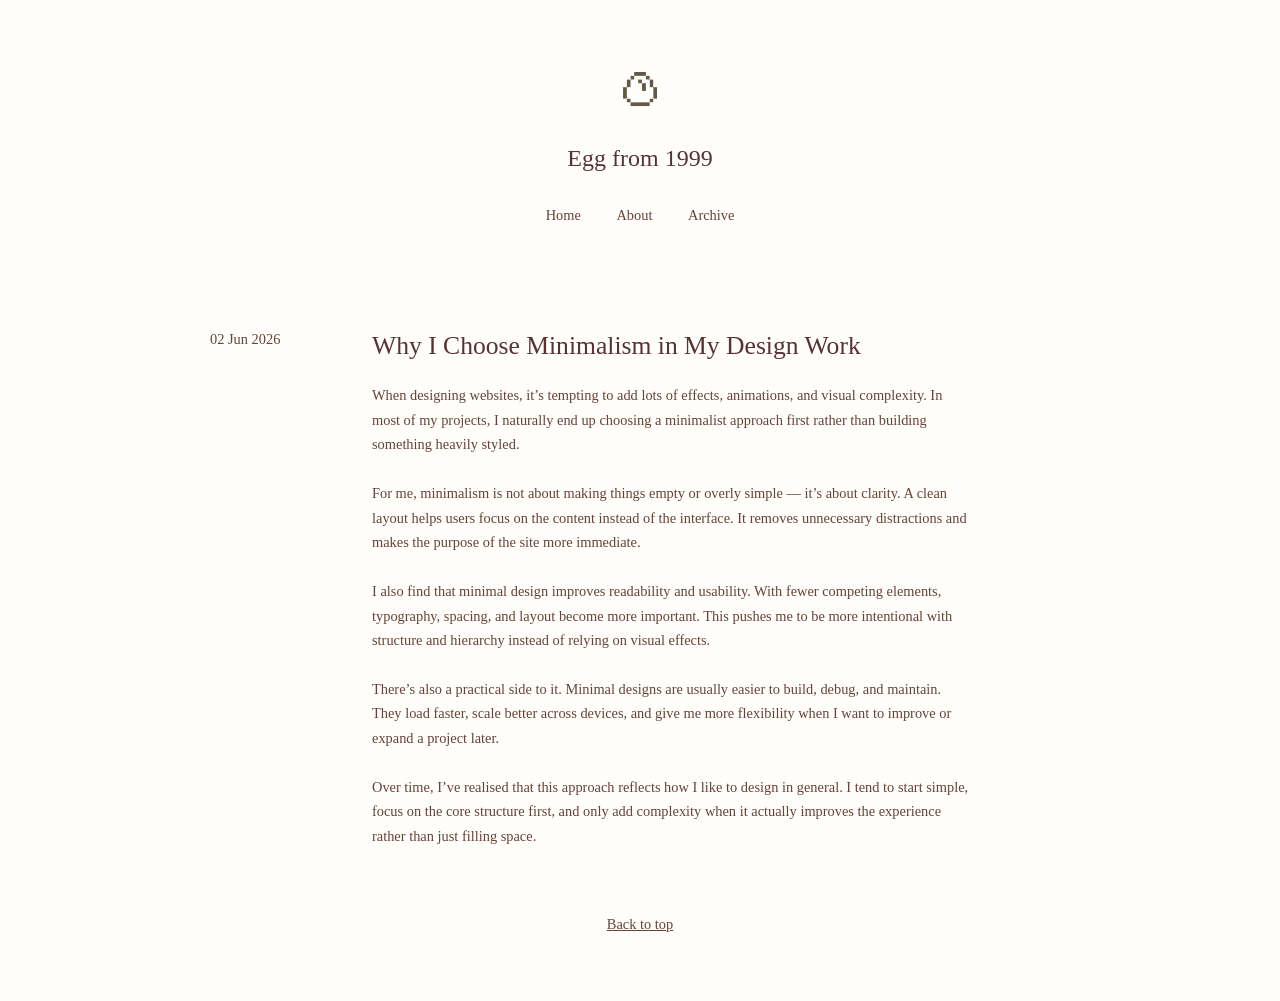
<file: projects/blogsite/posts/post2.html>
<!DOCTYPE html>
<html lang="en">
<head>
    <meta charset="UTF-8">
    <meta name="viewport" content="width=device-width, initial-scale=1.0">
    <title>Post 1</title>
    <link rel="stylesheet" href="../style.css">
</head>
<body>
    <header>
        <div class="logo">
            <img src="../assets/logo.png" width="50px" height="50px" align-items="center">
        </div>
        <h1>Egg from 1999</h1>

        <nav>
            <a href="../index.html">Home</a>
            <a href="../about.html">About</a>
            <a href="#">Archive</a>
        </nav>
    </header>

    <main>
    <article>
        <div class="post-date">
            02 Jun 2026
        </div>

        <div class="post-content">
            <h2>Why I Choose Minimalism in My Design Work</h2>

            <p>
                When designing websites, it’s tempting to add lots of effects, animations, and visual complexity. In most of my projects, I naturally end up choosing a minimalist approach first rather than building something heavily styled.
                <br><br>

                For me, minimalism is not about making things empty or overly simple — it’s about clarity. A clean layout helps users focus on the content instead of the interface. It removes unnecessary distractions and makes the purpose of the site more immediate.
                <br><br>

                I also find that minimal design improves readability and usability. With fewer competing elements, typography, spacing, and layout become more important. This pushes me to be more intentional with structure and hierarchy instead of relying on visual effects.
                <br><br>

                There’s also a practical side to it. Minimal designs are usually easier to build, debug, and maintain. They load faster, scale better across devices, and give me more flexibility when I want to improve or expand a project later.
                <br><br>

                Over time, I’ve realised that this approach reflects how I like to design in general. I tend to start simple, focus on the core structure first, and only add complexity when it actually improves the experience rather than just filling space.
            </p>
        </div>
    </article>
        <footer>
            <a href="#top">Back to top</a>
        </footer>
    </main>
</body>
</html>
</file>
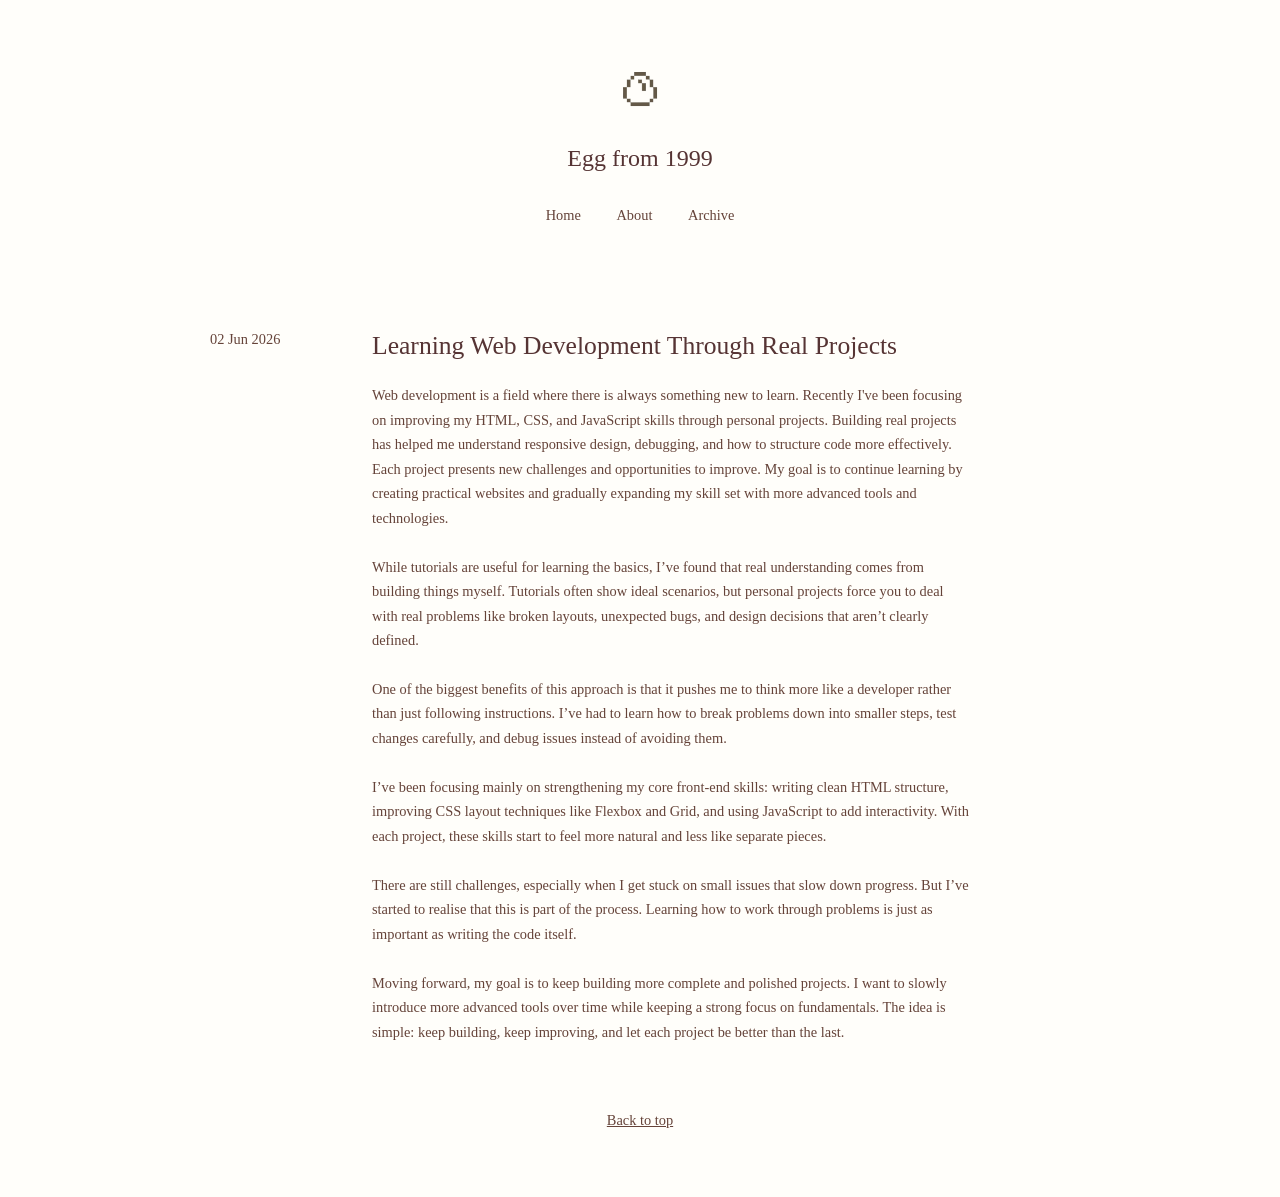
<file: projects/blogsite/posts/post3.html>
<!DOCTYPE html>
<html lang="en">
<head>
    <meta charset="UTF-8">
    <meta name="viewport" content="width=device-width, initial-scale=1.0">
    <title>Post 1</title>
    <link rel="stylesheet" href="../style.css">
</head>
<body>
    <header>
        <div class="logo">
            <img src="../assets/logo.png" width="50px" height="50px" align-items="center">
        </div>
        <h1>Egg from 1999</h1>

        <nav>
            <a href="../index.html">Home</a>
            <a href="../about.html">About</a>
            <a href="#">Archive</a>
        </nav>
    </header>

    <main>
        <article>
            <div class="post-date">
                02 Jun 2026
            </div>

            <div class="post-content">
                <h2>Learning Web Development Through Real Projects</h2>

                <p>
                    Web development is a field where there is always something new to learn. Recently I've been focusing on improving my HTML, CSS, and JavaScript skills through personal projects. Building real projects has helped me understand responsive design, debugging, and how to structure code more effectively. Each project presents new challenges and opportunities to improve. My goal is to continue learning by creating practical websites and gradually expanding my skill set with more advanced tools and technologies.
                    <br><br>

                    While tutorials are useful for learning the basics, I’ve found that real understanding comes from building things myself. Tutorials often show ideal scenarios, but personal projects force you to deal with real problems like broken layouts, unexpected bugs, and design decisions that aren’t clearly defined.

                    <br><br>

                    One of the biggest benefits of this approach is that it pushes me to think more like a developer rather than just following instructions. I’ve had to learn how to break problems down into smaller steps, test changes carefully, and debug issues instead of avoiding them.

                    <br><br>

                    I’ve been focusing mainly on strengthening my core front-end skills: writing clean HTML structure, improving CSS layout techniques like Flexbox and Grid, and using JavaScript to add interactivity. With each project, these skills start to feel more natural and less like separate pieces.

                    <br><br>

                    There are still challenges, especially when I get stuck on small issues that slow down progress. But I’ve started to realise that this is part of the process. Learning how to work through problems is just as important as writing the code itself.

                    <br><br>

                    Moving forward, my goal is to keep building more complete and polished projects. I want to slowly introduce more advanced tools over time while keeping a strong focus on fundamentals. The idea is simple: keep building, keep improving, and let each project be better than the last.
                </p>
            </div>
        </article>
        <footer>
            <a href="#top">Back to top</a>
        </footer>
    </main>
</body>
</html>
</file>
<file: index.css>
* {
    box-sizing: border-box;
    scrollbar-width: thin;
    scrollbar-color: rgba(254, 254, 254, 0.4) #111;
}

:root {
    --space-xs: 8px;
    --space-sm: 16px;
    --space-md: 24px;
    --space-lg: 40px;
    --space-xl: 64px;
}

html, body {
    overflow-x: hidden;
}

body {
    margin: 0;
    display: flex;
    flex-wrap: wrap;
    background-color: rgb(27, 27, 27);
    color: blanchedalmond;
    width: 100%;
    line-height: 1.6;
    cursor: none;
}

/* LEFT SIDEBAR */
aside {
    position: relative;
    margin-left: 20px;
    width: 320px;
    height: auto;
}

.skills {
    border: 1px dashed blanchedalmond;
    border-radius: 10px;
    margin-right: 10px;
    padding: 20px;
        margin-bottom: 0;
    padding-bottom: 0;
}

.skills h4 {
    text-decoration: underline;
    
}



.skills * {
    margin-top: 0;
    margin-bottom: 0;
}

/* RIGHT CONTENT */
main {
    flex: 1;
    padding: var(--space-lg);
    margin: 0 auto;
    min-width: 0;
    max-width: 900px;
}

/* SECTION SPACING */
.paragraphs {
    margin-bottom: 80px;
}


.heading {
    margin-bottom: var(--space-lg);
}

.paragraphs h3 {
    margin-bottom: var(--space-sm);
}

/* HERO TEXT */
.hero-subtext {
    font-size: 18px;
    max-width: 600px;
    line-height: 1.6;
}

/* PROJECTS LAYOUT */
.projects {
    display: flex;
    flex-wrap: wrap;
    gap: var(--space-md);
    justify-content: flex-start;
    align-items: flex-start;


}

/* CARD */
.card {
    width: 280px;
    height: 200px;
    perspective: 1000px;
    cursor: pointer;
    border-radius: 12px;

    box-shadow: 0 0 0 rgba(0, 0, 0, 0);
    transition: box-shadow 0.3s ease, transform 0.3s ease;
     flex: 1 1 30%;
             display: flex;
    flex-wrap: wrap;
    gap: 16px;

    
}

/* HOVER GLOW */
.card:hover {
    transform: translateY(-5px);
    box-shadow: 0 0 20px rgba(255, 245, 225, 0.35);
}

/* CARD CONTENT */
.card-inner {
    width: 100%;
    height: 100%;
    position: relative;
    border-radius: 12px;
    background: #111;
    color: white;
    padding: 16px;
    display: flex;
    flex-direction: column;
    justify-content: flex-start;
}

/* LINKS */
.card a {
    margin-top: var(--space-sm);
    color: #7cc7ff;
    text-decoration: none;
}

.card a:hover {
    text-decoration: underline;
}

/* IMAGES */
img {
    max-width: 100%;
    height: auto;
    display: block;
}



.cursor-glow {
    width: 20px;
    height: 20px;
    background: rgba(255, 255, 255, 0.25);
    border-radius: 50%;
    position: fixed;
    top: 0;
    left: 0;
    pointer-events: none;
    transform: translate(-50%, -50%);
    filter: blur(6px);
    z-index: 9999;
    transition: transform 0.05s linear;
}

::-webkit-scrollbar {
    width: 8px;
}

::-webkit-scrollbar-track {
    background: #111;
}

::-webkit-scrollbar-thumb {
    background: rgba(124, 199, 255, 0.35);
    border-radius: 10px;
    box-shadow: 0 0 6px rgba(124, 199, 255, 0.25);
}

::-webkit-scrollbar-thumb:hover {
    background: rgba(124, 199, 255, 0.55);
    box-shadow: 0 0 10px rgba(124, 199, 255, 0.4);
}

/* MOBILE */
@media (max-width: 768px) {

    body {
        flex-direction: column;
    }

    aside {
        width: 100%;
        margin-left: 0;
        padding: var(--space-md);
    }

    main {
        width: 100%;
        padding: var(--space-md);
    }

    .projects {
        justify-content: center;
    }

    .card {
        width: 90%;
        max-width: 320px;
        flex: 1 1 100%;
    }
}

.footer {
    display: flex;
    justify-content: center;
    text-align: center;
    padding: 30px 20px;
    font-size: 14px;
    color: #aaa;
    background-color: #111;
    width: 100%;
}

.footer-content {
    display: flex;
    justify-content: space-between;
    align-items: center;
    max-width: 700px;   /* controls how spread out it is */
    margin: 0 auto;     /* centers the whole row */
    gap: 20px;
    flex-wrap: wrap;    /* keeps it safe on mobile */
    text-align: center;
}

.footer-content a {
    color: white; /* your link color */
}

.footer-content p {
    margin: 6px 0;
}

.footer-content strong {
    color: #fff;
    font-size: 15px;
}

.footer-links {
    margin: 12px 0;
    display: flex;
    justify-content: center;
    gap: 15px;
    flex-wrap: wrap;
}

.footer-links a {
    color: #aaa;
    text-decoration: none;
    transition: 0.2s ease;
}

.footer-links a:hover {
    color: #fff;
}
</file>
<file: projects/blogsite/style.css>
:root {
    --background: #fffefa;
    --text: #654339;
    --primary: #563434;
    --hover:  #9b684a;
}

* {
    margin: 0;
    padding: 0;
    box-sizing: border-box;
}

a:link {
    color: var(--text);
}

a:hover {
    color: var(--hover);
}

body {
    background: var(--background);
    color: var(--text);

    font-family: Georgia, serif;
    font-size: 0.9rem;
    line-height: 1.7;

    padding: 4rem 2rem;
}

.container {
    max-width: 900px;
    margin: 0 auto;
}

header {
    text-align: center;
}

.logo {
    font-size: 2rem;
    color: var(--primary);
}

h1 {
    color: var(--primary);
    font-size: 1.5rem;
    font-weight: normal;

    margin-top: 0.5rem;
}

nav {
    margin-top: 1.5rem;
}

nav a {
    color: var(--text);
    text-decoration: none;

    margin: 0 1rem;
}

nav a:hover {
    color: var(--hover);
}

main {
    margin-top: 6rem;
}

.post {
    display: flex;
    gap: 2rem;

    text-decoration: none;
    color: inherit;

    margin-bottom: 5rem;
}



.post-date {
    width: 130px;
    flex-shrink: 0;

    font-size: 0.9rem;
    color: var(--text);

    padding-top: 0.2rem;
}

.post:hover .post-date {
    color: var(--hover);
    font-weight: 500;
}

.post-content {
    flex: 1;
}

article{
    max-width: 900px;       /* Prevents the article from stretching too wide */
    margin-left: auto;      /* Distributes left space equally */
    margin-right: auto;     /* Distributes right space equally */
    padding: 0 20px;        /* Adds safety padding for mobile screens */
    display: flex;
    gap: 2rem;

    text-decoration: none;
    color: inherit;
}


.post-content h2 {
    color: var(--primary);

    font-size: 1.6rem;
    font-weight: normal;

    margin-bottom: 1rem;

    transition: color 0.2s ease;
}

.post:hover h2 {
    color: var(--hover);
}

.post-content p {
    max-width: 600px;
}

footer{
    text-align: center;
    margin-top: 4rem;
    width: 100%;
}

@media (max-width: 700px) {

    .post {
        flex-direction: column;
        gap: 0.5rem;
    }

    .post-date {
        width: auto;
    }

    article {
        flex-wrap: nowrap;
        flex-direction: column;
        gap: 0.5rem;
    }

    

}
</file>
<file: projects/repairshopsite/style.css>
/* =========================
   RESET + BASE
   ========================= */

* {
    margin: 0;
    padding: 0;
    box-sizing: border-box;
}

html {
    scrollbar-gutter: stable;
}

html, body {
    height: 100%;
    overflow-x: hidden;
}

body {
    font-family: Arial, Helvetica, sans-serif;
    background-color: #f8f9fb;
    color: #222;
    display: flex;
    flex-direction: column;
    min-height: 100vh;
}

main {
    flex: 1;
}

/* =========================
   NAVBAR
   ========================= */

nav {
    display: flex;
    justify-content: center;
    justify-self: center;
    position: static;
}

.navbar {
    display: grid;
    grid-template-columns: 1fr auto 1fr;
    align-items: center;
    padding: 15px 40px;
    background-color: #ffffff;
    border-bottom: 1px solid #e5e5e5;
}

.logo {
    font-family: 'Lucida Sans', 'Lucida Sans Regular', 'Lucida Grande',
                 'Lucida Sans Unicode', Geneva, Verdana, sans-serif;
    justify-self: start;
}

.nav-links {
    list-style: none;
    display: flex;
    gap: 30px;
}

.nav-links a {
    text-decoration: none;
    color: #333;
    font-size: 15px;
    font-weight: 500;
    transition: color 0.2s ease;
}

.nav-links a:hover {
    color: #007bff;
}

.auth-buttons {
    justify-self: end;
}

.auth-buttons .login-btn {
    text-decoration: none;
    padding: 8px 16px;
    border: 1px solid #007bff;
    border-radius: 6px;
    color: #007bff;
    font-size: 14px;
    transition: all 0.2s ease;
}

.auth-buttons .login-btn:hover {
    background-color: #007bff;
    color: #fff;
}

/* =========================
   HERO
   ========================= */

.hero {
    padding: 80px 40px;
    text-align: center;
    background-color: #f8f9fb;
}

.hero h1 {
    font-size: 42px;
    font-weight: 600;
    margin-bottom: 15px;
}

.hero p {
    font-size: 18px;
    color: #555;
    margin-bottom: 25px;
}

.hero-subtext {
    line-height: 1.5em;
}

/* =========================
   BUTTONS
   ========================= */

.cta-btn {
    text-decoration: none;
    padding: 12px 24px;
    background-color: #007bff;
    color: #fff;
    border-radius: 6px;
    font-weight: 500;
    transition: 0.2s ease;
}

.cta-btn:hover {
    background-color: #0056b3;
}

/* =========================
   SERVICES
   ========================= */

.services {
    padding: 80px 20px;
    text-align: center;
    background-color: #ffffff;
}

.services h2 {
    font-size: 28px;
    margin-bottom: 40px;
}

.services-grid {
    display: grid;
    grid-template-columns: repeat(auto-fit, minmax(220px, 1fr));
    gap: 20px;
    max-width: 1100px;
    margin: 0 auto;
}

.service-card {
    padding: 25px;
    border: 1px solid #e5e5e5;
    border-radius: 8px;
    background-color: #fafafa;
    transition: 0.2s ease;
}

.service-card:hover {
    transform: translateY(-5px);
    box-shadow: 0 5px 15px rgba(0,0,0,0.05);
}

/* =========================
   DOOR SERVICE
   ========================= */

.door-service {
    padding: 60px 20px;
    text-align: center;
    background-color: #ffffff;
    border-top: 1px solid #e5e5e5;
}

.door-service h2 {
    font-size: 26px;
    margin-bottom: 15px;
}

.door-service p {
    color: #555;
    font-size: 16px;
    max-width: 600px;
    margin: 0 auto 10px;
    line-height: 1.5;
}

/* =========================
   QUOTE
   ========================= */

.quote-container {
    max-width: 500px;
    margin: 50px auto;
    text-align: center;
}

.quote-container h2 {
    padding: 20px;
}

.quote-container p {
    line-height: 1.5em;
}

/* =========================
   CONTACT
   ========================= */

.contact {
    padding: 80px 20px;
    text-align: center;
    background-color: #f8f9fb;
}

.contact h2 {
    font-size: 28px;
    margin-bottom: 10px;
}

.contact p {
    color: #555;
    margin-bottom: 30px;
}

.contact-buttons {
    display: flex;
    flex-direction: column;
    gap: 15px;
    max-width: 400px;
    margin: 0 auto;
}

.contact-btn {
    text-decoration: none;
    padding: 12px 18px;
    border-radius: 6px;
    font-weight: 500;
    color: #fff;
    transition: 0.2s ease;
}

.email,
.sms {
    background-color: #444;
}

.contact-btn:hover {
    opacity: 0.9;
    transform: translateY(-2px);
}

/* =========================
   FORM
   ========================= */

form {
    max-width: 500px;
    margin: 40px auto;
    padding: 25px;
    background-color: #ffffff;
    border: 1px solid #e5e5e5;
    border-radius: 10px;
    display: flex;
    flex-direction: column;
    gap: 12px;
    box-shadow: 0 4px 12px rgba(0, 0, 0, 0.03);
}

form input,
form select,
form textarea {
    width: 100%;
    padding: 12px 14px;
    font-size: 14px;
    border: 1px solid #ddd;
    border-radius: 6px;
    outline: none;
    transition: 0.2s ease;
}

form input:focus,
form select:focus,
form textarea:focus {
    border-color: #007bff;
    box-shadow: 0 0 0 3px rgba(0, 123, 255, 0.1);
}

form textarea {
    resize: vertical;
    min-height: 120px;
}

form button {
    padding: 12px;
    background-color: #007bff;
    color: #fff;
    font-size: 15px;
    font-weight: 500;
    border: none;
    border-radius: 6px;
    cursor: pointer;
}

form button:hover {
    background-color: #0056b3;
    transform: translateY(-1px);
}

/* =========================
   HAMBURGER
   ========================= */

.hamburger {
    display: none;
    flex-direction: column;
    gap: 5px;
    cursor: pointer;
}

.hamburger span {
    width: 25px;
    height: 2px;
    background: #333;
}

/* =========================
   ABOUT PAGE
   ========================= */

.about-hero {
    padding: 80px 40px;
    text-align: center;
    background-color: #f8f9fb;
}

.about-hero h1 {
    font-size: 42px;
    font-weight: 600;
    margin-bottom: 15px;
}

.about-hero p {
    font-size: 18px;
    color: #555;
}

.about-content,
.about-services,
.about-cta {
    max-width: 800px;
    margin: 0 auto;
    padding: 60px 20px;
}

.about-content h2,
.about-services h2,
.about-cta h2 {
    font-size: 28px;
    margin-bottom: 20px;
}

.about-content p {
    color: #555;
    line-height: 1.6;
    margin-bottom: 15px;
}

.about-services ul {
    list-style: none;
    display: grid;
    gap: 15px;
}

.about-services li {
    padding: 15px;
    border: 1px solid #e5e5e5;
    border-radius: 8px;
    background-color: #fafafa;
}

.about-services li:hover {
    transform: translateY(-3px);
    box-shadow: 0 5px 15px rgba(0,0,0,0.05);
}

.about-cta {
    text-align: center;
    background-color: #f8f9fb;
    border-radius: 10px;
    margin-bottom: 7%;
}

.about-cta p {
    color: #555;
    margin-bottom: 20px;
}

/* =========================
   POLICY PAGE
   ========================= */

.policy-container {
    max-width: 800px;
    margin: 0 auto;
    padding: 60px 20px;
}

.policy-container h3 {
    text-align: center;
    margin-bottom: 30px;
    color: #555;
}

.policy-section {
    background-color: #fff;
    border: 1px solid #e5e5e5;
    border-radius: 10px;
    padding: 25px;
    margin-bottom: 20px;
    transition: 0.2s ease;
}

.policy-section:hover {
    transform: translateY(-3px);
    box-shadow: 0 5px 15px rgba(0,0,0,0.05);
}

.policy-section h2 {
    font-size: 22px;
    margin-bottom: 15px;
}

.policy-section ul {
    list-style: none;
}

.policy-section li {
    padding: 8px 0;
    color: #555;
    border-bottom: 1px solid #f0f0f0;
}

.policy-section li::before {
    content: "• ";
    color: #007bff;
}

/* =========================
   LOGIN PAGE
   ========================= */

.login-page {
    text-align: center;
    padding: 100px 20px;
}

.login-page h1 {
    font-size: 40px;
    margin-bottom: 15px;
}

.login-page p {
    font-size: 16px;
    color: #555;
    line-height: 1.6;
    margin-bottom: 10px;
}

/* =========================
   MOBILE
   ========================= */

@media (max-width: 768px) {

    .navbar {
        display: flex;
        justify-content: space-between;
    }

    nav {
        justify-self: auto;
    }

    .hamburger {
        display: flex;
    }

    .auth-buttons {
        display: none;
    }

    .nav-links {
        display: none;
        position: absolute;
        top: 70px;
        left: 0;
        width: 100%;
        background: #fff;
        flex-direction: column;
        align-items: center;
        padding: 20px 0;
        gap: 20px;
        border-bottom: 1px solid #e5e5e5;
        z-index: 999;
    }

    .nav-links.active {
        display: flex;
    }

    .nav-links li {
        width: 100%;
        text-align: center;
    }

    .nav-links a {
        display: block;
        padding: 10px 0;
        width: 100%;
    }

    .policy-container {
        padding: 40px 15px;
    }
}

/* =========================
   FOOTER
   ========================= */

.footer {
    text-align: center;
    padding: 20px;
    font-size: 14px;
    color: #aaa;
    background-color: #111;
}
</file>
